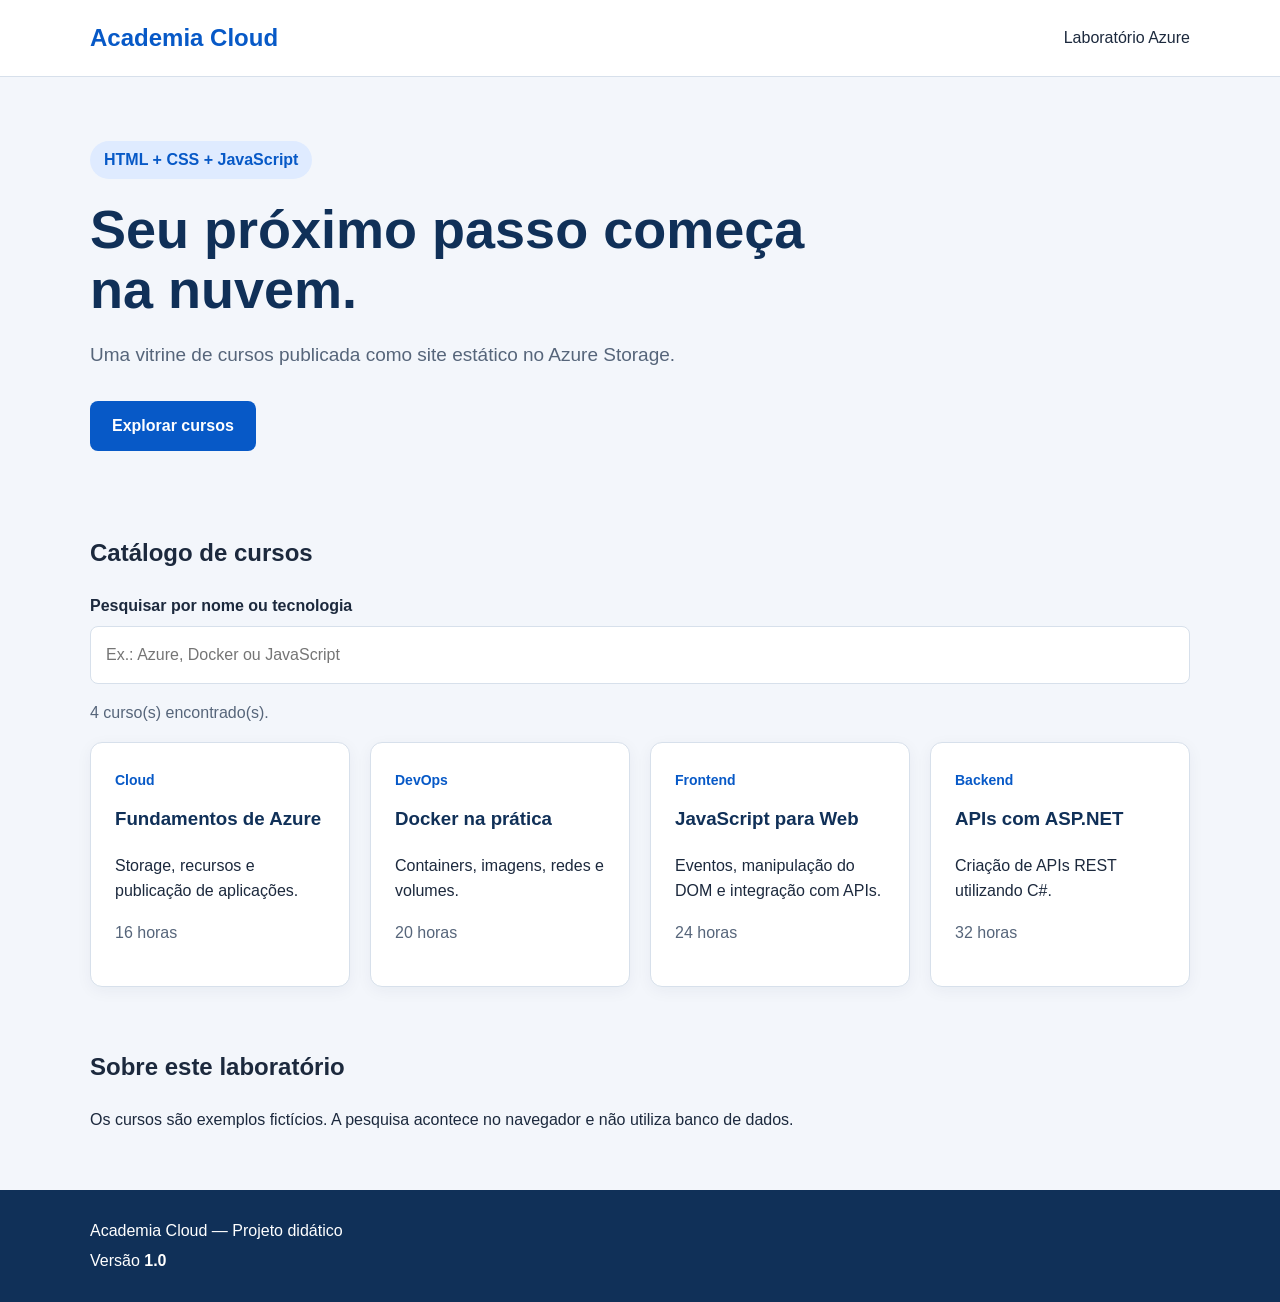
<file: index.html>
<!DOCTYPE html>
<html lang="pt-BR">
<head>
  <meta charset="UTF-8">
  <meta name="viewport" content="width=device-width, initial-scale=1.0">

  <title>Academia Cloud</title>

  <link rel="stylesheet" href="styles.css">
  <script src="app.js" defer></script>
</head>
<body>

  <header class="topo">
    <div class="container navegacao">
      <a class="marca" href="index.html">Academia Cloud</a>
      <span>Laboratório Azure</span>
    </div>
  </header>

  <main class="container">
    <section class="apresentacao">
      <span class="selo">HTML + CSS + JavaScript</span>

      <h1>Seu próximo passo começa na nuvem.</h1>

      <p>
        Uma vitrine de cursos publicada como site estático
        no Azure Storage.
      </p>

      <a class="botao" href="#catalogo">Explorar cursos</a>
    </section>

    <section id="catalogo" aria-labelledby="titulo-catalogo">
      <h2 id="titulo-catalogo">Catálogo de cursos</h2>

      <label for="busca">Pesquisar por nome ou tecnologia</label>

      <input
        id="busca"
        type="search"
        placeholder="Ex.: Azure, Docker ou JavaScript"
        autocomplete="off"
      >

      <p id="resultado" class="muted" aria-live="polite"></p>

      <div id="lista-cursos" class="grade"></div>

      <noscript>
        Ative o JavaScript para visualizar o catálogo de cursos.
      </noscript>
    </section>

    <section class="informacoes">
      <h2>Sobre este laboratório</h2>

      <p>
        Os cursos são exemplos fictícios. A pesquisa acontece
        no navegador e não utiliza banco de dados.
      </p>
    </section>
  </main>

  <footer class="rodape">
    <div class="container">
      <p>Academia Cloud — Projeto didático</p>
      <p>Versão <strong id="versao">1.0</strong></p>
    </div>
  </footer>

</body>
</html>
</file>
<file: styles.css>
:root {
  --azul: #0759c7;
  --azul-escuro: #103058;
  --fundo: #f3f6fb;
  --texto: #1c293d;
  --cinza: #56657a;
  --borda: #d7e0eb;
}

* {
  box-sizing: border-box;
}

html {
  scroll-behavior: smooth;
}

body {
  margin: 0;
  font-family: Arial, Helvetica, sans-serif;
  background: var(--fundo);
  color: var(--texto);
  line-height: 1.6;
}

.container {
  width: min(1100px, 92%);
  margin: 0 auto;
}

.topo {
  background: white;
  border-bottom: 1px solid var(--borda);
}

.navegacao {
  min-height: 76px;
  display: flex;
  align-items: center;
  justify-content: space-between;
  gap: 16px;
  flex-wrap: wrap;
  padding: 16px 0;
}

.marca {
  color: var(--azul);
  text-decoration: none;
  font-size: 24px;
  font-weight: bold;
}

.apresentacao {
  padding: 64px 0;
}

.selo {
  display: inline-block;
  padding: 6px 14px;
  border-radius: 20px;
  background: #dfebff;
  color: var(--azul);
  font-weight: bold;
}

h1 {
  max-width: 760px;
  margin: 20px 0;
  font-size: clamp(32px, 5vw, 54px);
  line-height: 1.12;
  color: var(--azul-escuro);
}

.apresentacao p {
  max-width: 620px;
  font-size: 19px;
  color: var(--cinza);
}

.botao {
  display: inline-block;
  margin-top: 12px;
  padding: 12px 22px;
  border-radius: 8px;
  background: var(--azul);
  color: white;
  text-decoration: none;
  font-weight: bold;
}

label {
  display: block;
  margin-bottom: 8px;
  font-weight: bold;
}

input {
  width: 100%;
  padding: 15px;
  border: 1px solid var(--borda);
  border-radius: 8px;
  font: inherit;
  background: white;
}

input:focus-visible,
a:focus-visible {
  outline: 3px solid #bf7600;
  outline-offset: 3px;
}

.grade {
  display: grid;
  grid-template-columns: repeat(auto-fit, minmax(240px, 1fr));
  gap: 20px;
}

.card {
  background: white;
  border: 1px solid var(--borda);
  border-radius: 12px;
  padding: 24px;
  box-shadow: 0 4px 16px rgb(16 48 88 / 5%);
}

.card h3 {
  color: var(--azul-escuro);
  margin-top: 12px;
}

.categoria {
  color: var(--azul);
  font-weight: bold;
  font-size: 14px;
}

.muted {
  color: var(--cinza);
}

.informacoes {
  padding: 42px 0;
}

.rodape {
  background: var(--azul-escuro);
  color: white;
  padding: 24px 0;
}

.rodape p {
  margin: 4px 0;
}
</file>
